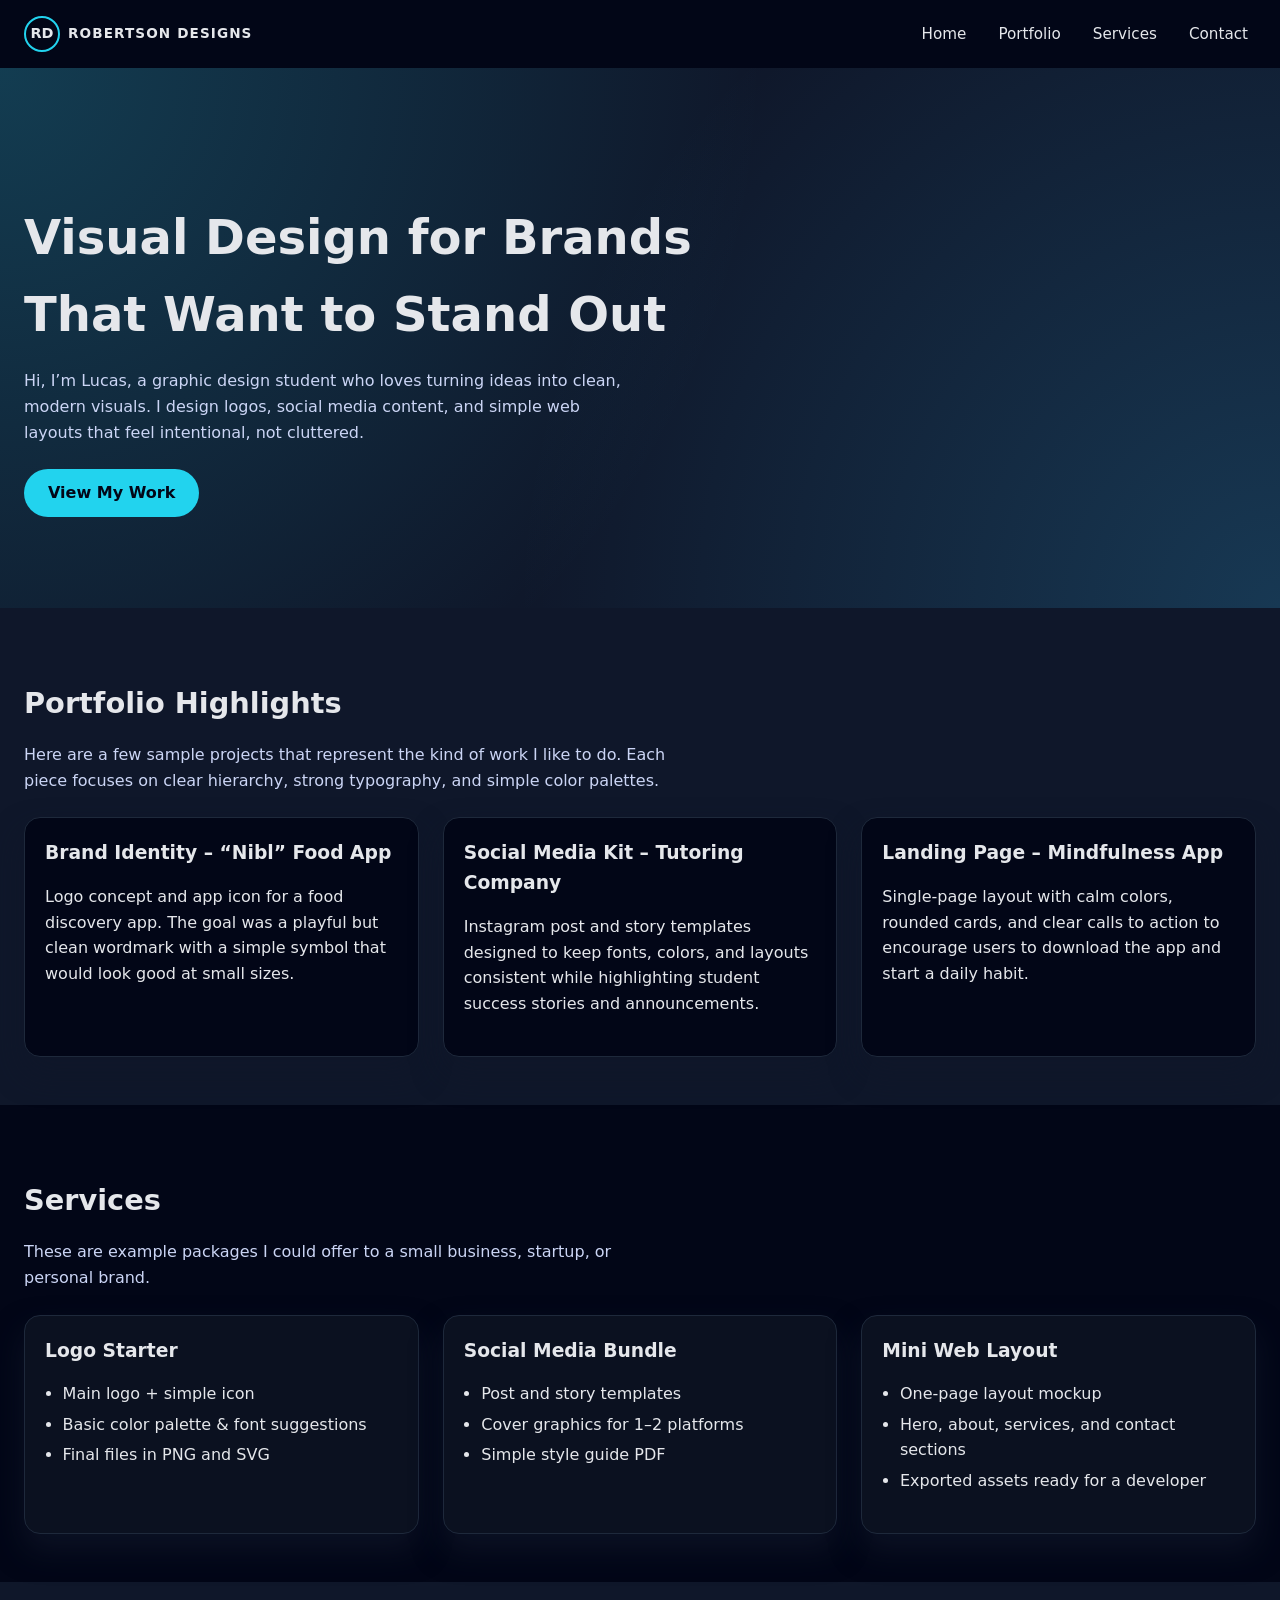
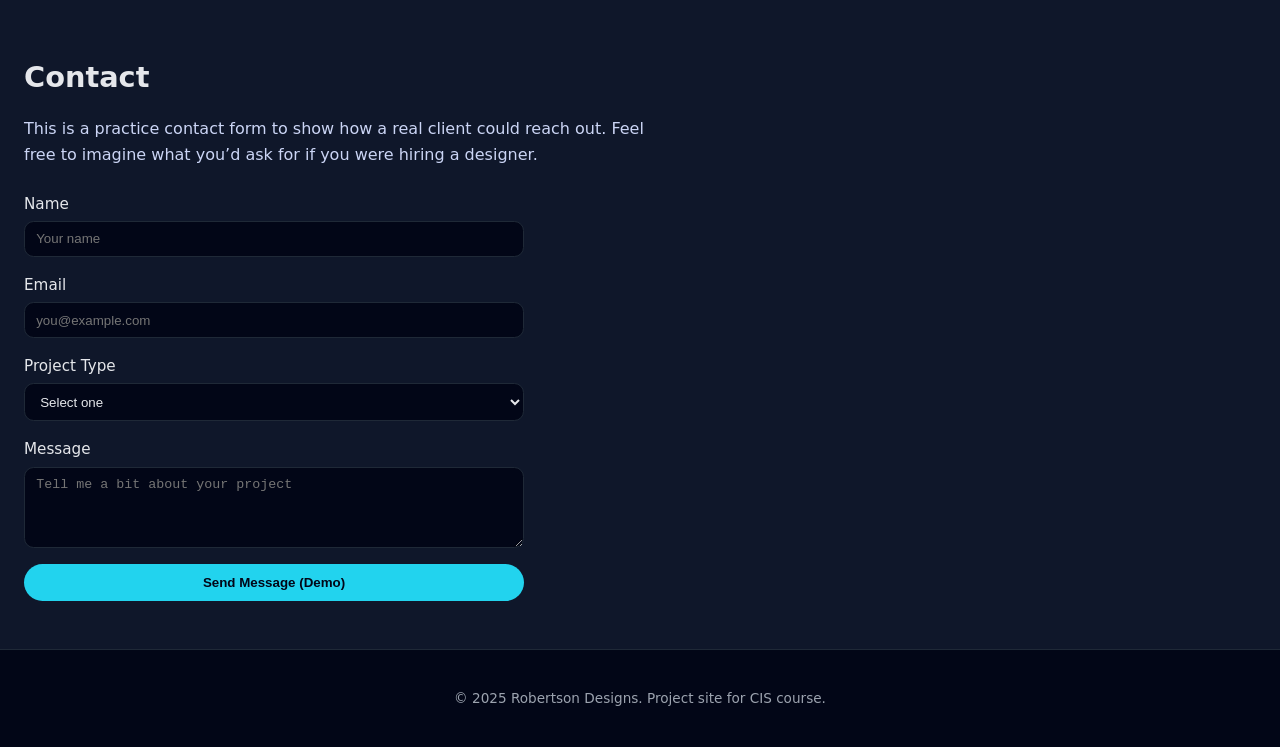
<file: index.html>
<!doctype html>
<html lang="en">
<head>
  <meta charset="utf-8" />
  <title>Robertson Designs – Portfolio</title>
  <meta name="viewport" content="width=device-width, initial-scale=1.0" />
  <meta name="description" content="Portfolio site for Robertson Designs – student graphic designer specializing in branding, social media, and web graphics." />
  <style>
    *,
    *::before,
    *::after {
      box-sizing: border-box;
    }

    body {
      margin: 0;
      font-family: system-ui, -apple-system, BlinkMacSystemFont, "Segoe UI", sans-serif;
      line-height: 1.6;
      background: #0f172a;
      color: #e5e7eb;
    }

    a {
      color: inherit;
      text-decoration: none;
    }

    .site-header {
      display: flex;
      justify-content: space-between;
      align-items: center;
      padding: 1rem 1.5rem;
      background: #020617;
      position: sticky;
      top: 0;
      z-index: 10;
    }

    .logo {
      display: flex;
      align-items: center;
      gap: 0.5rem;
    }

    .logo-mark {
      display: inline-flex;
      align-items: center;
      justify-content: center;
      width: 2.25rem;
      height: 2.25rem;
      border-radius: 999px;
      border: 2px solid #22d3ee;
      font-weight: 700;
      font-size: 0.9rem;
    }

    .logo-text {
      font-weight: 600;
      letter-spacing: 0.08em;
      text-transform: uppercase;
      font-size: 0.85rem;
      color: #e5e7eb;
    }

    .main-nav {
      display: flex;
      gap: 1rem;
      font-size: 0.95rem;
    }

    .main-nav a {
      padding: 0.35rem 0.5rem;
      border-radius: 999px;
      transition: background 0.2s, color 0.2s;
    }

    .main-nav a:hover {
      background: #22d3ee;
      color: #020617;
    }

    .hero {
      min-height: 60vh;
      display: flex;
      align-items: center;
      padding: 3rem 1.5rem;
      background: radial-gradient(circle at top left, #22d3ee33, transparent 55%),
                  radial-gradient(circle at bottom right, #38bdf833, transparent 55%);
    }

    .hero-text {
      max-width: 700px;
    }

    .hero h1 {
      font-size: clamp(2rem, 3vw + 1rem, 3rem);
      margin-bottom: 1rem;
    }

    .hero p {
      max-width: 600px;
      color: #cbd5f5;
      margin-bottom: 1.5rem;
    }

    .btn {
      display: inline-block;
      padding: 0.7rem 1.5rem;
      border-radius: 999px;
      border: none;
      background: #22d3ee;
      color: #020617;
      font-weight: 600;
      cursor: pointer;
      transition: transform 0.1s ease, box-shadow 0.1s ease, background 0.2s;
    }

    .btn:hover {
      background: #06b6d4;
      transform: translateY(-1px);
      box-shadow: 0 8px 20px rgba(15, 23, 42, 0.8);
    }

    .section {
      padding: 3rem 1.5rem;
    }

    .section-alt {
      background: #020617;
    }

    .section h2 {
      font-size: 1.8rem;
      margin-bottom: 0.5rem;
    }

    .section-intro {
      max-width: 650px;
      color: #cbd5f5;
      margin-bottom: 1.5rem;
    }

    .card-grid {
      display: grid;
      grid-template-columns: repeat(auto-fit, minmax(240px, 1fr));
      gap: 1.5rem;
    }

    .card {
      background: #020617;
      border-radius: 1rem;
      padding: 1.25rem 1.25rem 1.5rem;
      border: 1px solid #1e293b;
      box-shadow: 0 16px 30px rgba(15, 23, 42, 0.7);
    }

    .section-alt .card {
      background: #0b1120;
    }

    .card h3 {
      margin-top: 0;
      margin-bottom: 0.5rem;
    }

    .card p {
      color: #e5e7eb;
    }

    .card ul {
      padding-left: 1.1rem;
    }

    .card li {
      margin-bottom: 0.3rem;
    }

    .contact-form {
      max-width: 500px;
      display: grid;
      gap: 1rem;
    }

    .contact-form label {
      display: grid;
      gap: 0.3rem;
      font-size: 0.95rem;
    }

    .contact-form input,
    .contact-form select,
    .contact-form textarea {
      padding: 0.6rem 0.7rem;
      border-radius: 0.6rem;
      border: 1px solid #1f2937;
      background: #020617;
      color: #e5e7eb;
    }

    .contact-form input:focus,
    .contact-form select:focus,
    .contact-form textarea:focus {
      outline: 1px solid #22d3ee;
      border-color: #22d3ee;
    }

    .site-footer {
      padding: 1.5rem;
      text-align: center;
      font-size: 0.85rem;
      color: #9ca3af;
      border-top: 1px solid #1f2937;
      background: #020617;
    }

    @media (max-width: 640px) {
      .site-header {
        flex-direction: column;
        align-items: flex-start;
        gap: 0.75rem;
      }

      .main-nav {
        flex-wrap: wrap;
      }

      .hero {
        padding-top: 4rem;
      }
    }
  </style>
</head>
<body>
  <header class="site-header">
    <div class="logo">
      <span class="logo-mark">RD</span>
      <span class="logo-text">Robertson Designs</span>
    </div>
    <nav class="main-nav">
      <a href="#home">Home</a>
      <a href="#portfolio">Portfolio</a>
      <a href="#services">Services</a>
      <a href="#contact">Contact</a>
    </nav>
  </header>

  <main>
    <section id="home" class="hero">
      <div class="hero-text">
        <h1>Visual Design for Brands That Want to Stand Out</h1>
        <p>
          Hi, I’m Lucas, a graphic design student who loves turning ideas into clean,
          modern visuals. I design logos, social media content, and simple web layouts
          that feel intentional, not cluttered.
        </p>
        <a href="#portfolio" class="btn">View My Work</a>
      </div>
    </section>

    <section id="portfolio" class="section">
      <h2>Portfolio Highlights</h2>
      <p class="section-intro">
        Here are a few sample projects that represent the kind of work I like to do.
        Each piece focuses on clear hierarchy, strong typography, and simple color palettes.
      </p>

      <div class="card-grid">
        <article class="card">
          <h3>Brand Identity – “Nibl” Food App</h3>
          <p>
            Logo concept and app icon for a food discovery app. The goal was a playful but
            clean wordmark with a simple symbol that would look good at small sizes.
          </p>
        </article>

        <article class="card">
          <h3>Social Media Kit – Tutoring Company</h3>
          <p>
            Instagram post and story templates designed to keep fonts, colors, and layouts
            consistent while highlighting student success stories and announcements.
          </p>
        </article>

        <article class="card">
          <h3>Landing Page – Mindfulness App</h3>
          <p>
            Single-page layout with calm colors, rounded cards, and clear calls to action
            to encourage users to download the app and start a daily habit.
          </p>
        </article>
      </div>
    </section>

    <section id="services" class="section section-alt">
      <h2>Services</h2>
      <p class="section-intro">
        These are example packages I could offer to a small business, startup, or personal brand.
      </p>

      <div class="card-grid">
        <article class="card">
          <h3>Logo Starter</h3>
          <ul>
            <li>Main logo + simple icon</li>
            <li>Basic color palette & font suggestions</li>
            <li>Final files in PNG and SVG</li>
          </ul>
        </article>

        <article class="card">
          <h3>Social Media Bundle</h3>
          <ul>
            <li>Post and story templates</li>
            <li>Cover graphics for 1–2 platforms</li>
            <li>Simple style guide PDF</li>
          </ul>
        </article>

        <article class="card">
          <h3>Mini Web Layout</h3>
          <ul>
            <li>One-page layout mockup</li>
            <li>Hero, about, services, and contact sections</li>
            <li>Exported assets ready for a developer</li>
          </ul>
        </article>
      </div>
    </section>

    <section id="contact" class="section">
      <h2>Contact</h2>
      <p class="section-intro">
        This is a practice contact form to show how a real client could reach out. Feel free
        to imagine what you’d ask for if you were hiring a designer.
      </p>

      <form class="contact-form">
        <label>
          Name
          <input type="text" name="name" placeholder="Your name" required>
        </label>

        <label>
          Email
          <input type="email" name="email" placeholder="you@example.com" required>
        </label>

        <label>
          Project Type
          <select name="project">
            <option value="">Select one</option>
            <option value="logo">Logo / Branding</option>
            <option value="social">Social Media Graphics</option>
            <option value="web">Web Layout / UI</option>
            <option value="other">Something Else</option>
          </select>
        </label>

        <label>
          Message
          <textarea name="message" rows="4" placeholder="Tell me a bit about your project"></textarea>
        </label>

        <button type="submit" class="btn">Send Message (Demo)</button>
      </form>
    </section>
  </main>

  <footer class="site-footer">
    <p>&copy; 2025 Robertson Designs. Project site for CIS course.</p>
  </footer>
</body>
</html>
</file>
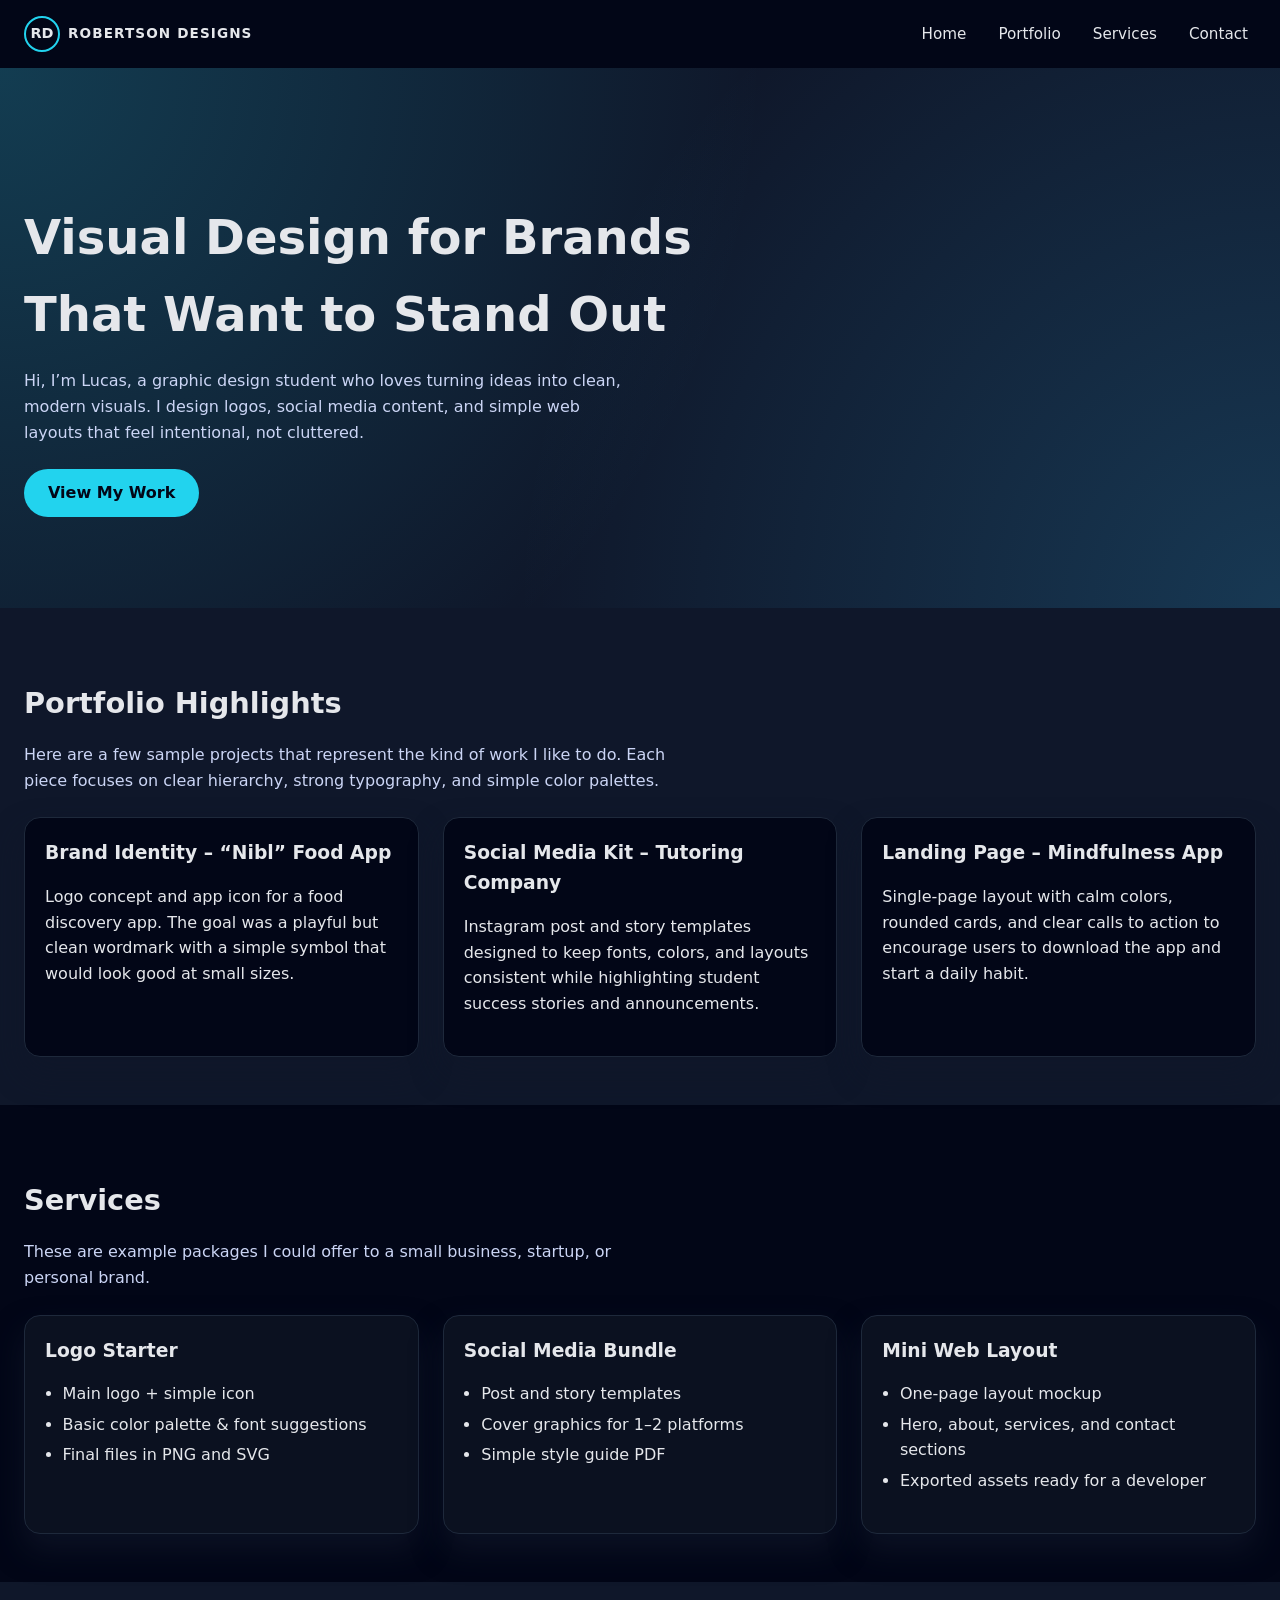
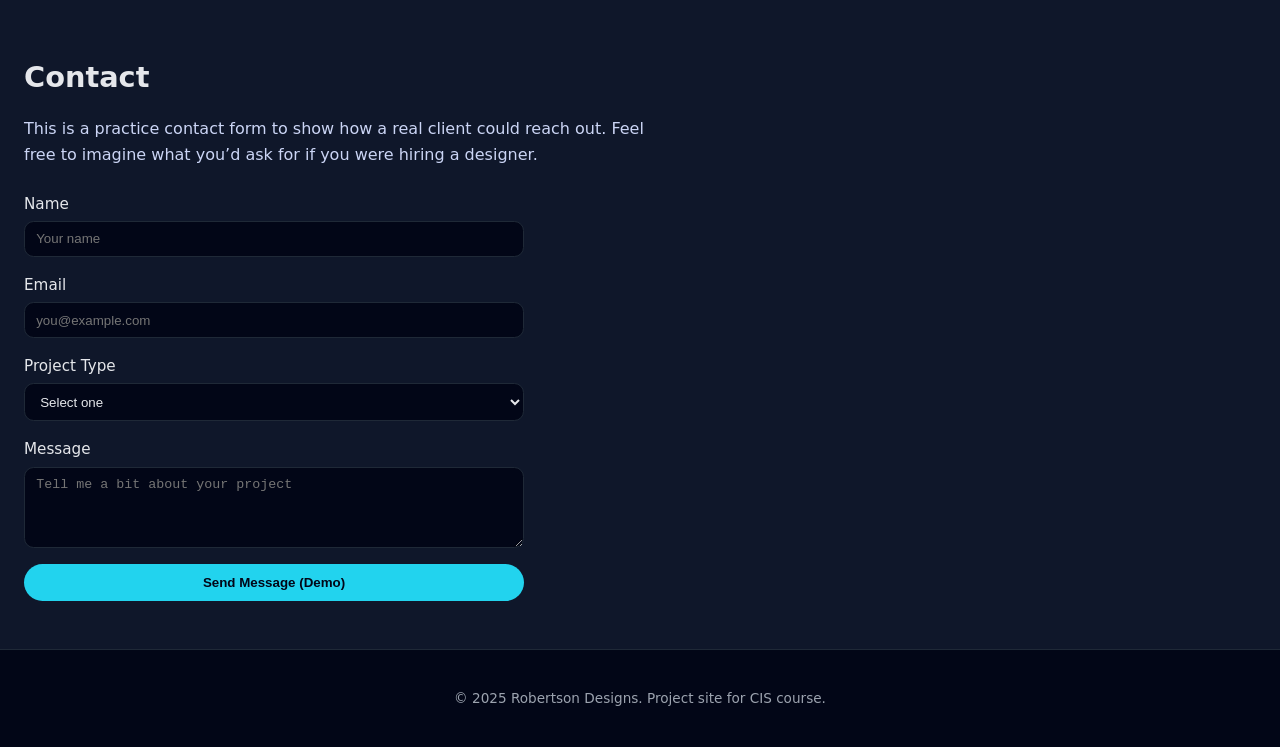
<file: Disscussion Folder/indexhtml.html>
<!doctype html>
<html lang="en">
<head>
  <meta charset="utf-8" />
  <title>Robertson Designs – Portfolio</title>
  <meta name="viewport" content="width=device-width, initial-scale=1.0" />
  <meta name="description" content="Portfolio site for Robertson Designs – student graphic designer specializing in branding, social media, and web graphics." />
  <link rel="stylesheet" href="styles.css" />
</head>
<body>
  <header class="site-header">
    <div class="logo">
      <span class="logo-mark">RD</span>
      <span class="logo-text">Robertson Designs</span>
    </div>
    <nav class="main-nav">
      <a href="#home">Home</a>
      <a href="#portfolio">Portfolio</a>
      <a href="#services">Services</a>
      <a href="#contact">Contact</a>
    </nav>
  </header>

  <main>
    <section id="home" class="hero">
      <div class="hero-text">
        <h1>Visual Design for Brands That Want to Stand Out</h1>
        <p>
          Hi, I’m Lucas, a graphic design student who loves turning ideas into clean,
          modern visuals. I design logos, social media content, and simple web layouts
          that feel intentional, not cluttered.
        </p>
        <a href="#portfolio" class="btn">View My Work</a>
      </div>
    </section>

    <section id="portfolio" class="section">
      <h2>Portfolio Highlights</h2>
      <p class="section-intro">
        Here are a few sample projects that represent the kind of work I like to do.
        Each piece focuses on clear hierarchy, strong typography, and simple color palettes.
      </p>

      <div class="card-grid">
        <article class="card">
          <h3>Brand Identity – “Nibl” Food App</h3>
          <p>
            Logo concept and app icon for a food discovery app. The goal was a playful but
            clean wordmark with a simple symbol that would look good at small sizes.
          </p>
        </article>

        <article class="card">
          <h3>Social Media Kit – Tutoring Company</h3>
          <p>
            Instagram post and story templates designed to keep fonts, colors, and layouts
            consistent while highlighting student success stories and announcements.
          </p>
        </article>

        <article class="card">
          <h3>Landing Page – Mindfulness App</h3>
          <p>
            Single-page layout with calm colors, rounded cards, and clear calls to action
            to encourage users to download the app and start a daily habit.
          </p>
        </article>
      </div>
    </section>

    <section id="services" class="section section-alt">
      <h2>Services</h2>
      <p class="section-intro">
        These are example packages I could offer to a small business, startup, or personal brand.
      </p>

      <div class="card-grid">
        <article class="card">
          <h3>Logo Starter</h3>
          <ul>
            <li>Main logo + simple icon</li>
            <li>Basic color palette & font suggestions</li>
            <li>Final files in PNG and SVG</li>
          </ul>
        </article>

        <article class="card">
          <h3>Social Media Bundle</h3>
          <ul>
            <li>Post and story templates</li>
            <li>Cover graphics for 1–2 platforms</li>
            <li>Simple style guide PDF</li>
          </ul>
        </article>

        <article class="card">
          <h3>Mini Web Layout</h3>
          <ul>
            <li>One-page layout mockup</li>
            <li>Hero, about, services, and contact sections</li>
            <li>Exported assets ready for a developer</li>
          </ul>
        </article>
      </div>
    </section>

    <section id="contact" class="section">
      <h2>Contact</h2>
      <p class="section-intro">
        This is a practice contact form to show how a real client could reach out. Feel free
        to imagine what you’d ask for if you were hiring a designer.
      </p>

      <form class="contact-form">
        <label>
          Name
          <input type="text" name="name" placeholder="Your name" required>
        </label>

        <label>
          Email
          <input type="email" name="email" placeholder="you@example.com" required>
        </label>

        <label>
          Project Type
          <select name="project">
            <option value="">Select one</option>
            <option value="logo">Logo / Branding</option>
            <option value="social">Social Media Graphics</option>
            <option value="web">Web Layout / UI</option>
            <option value="other">Something Else</option>
          </select>
        </label>

        <label>
          Message
          <textarea name="message" rows="4" placeholder="Tell me a bit about your project"></textarea>
        </label>

        <button type="submit" class="btn">Send Message (Demo)</button>
      </form>
    </section>
  </main>

  <footer class="site-footer">
    <p>&copy; 2025 Robertson Designs. Project site for CIS course.</p>
  </footer>
</body>
</html>
</file>
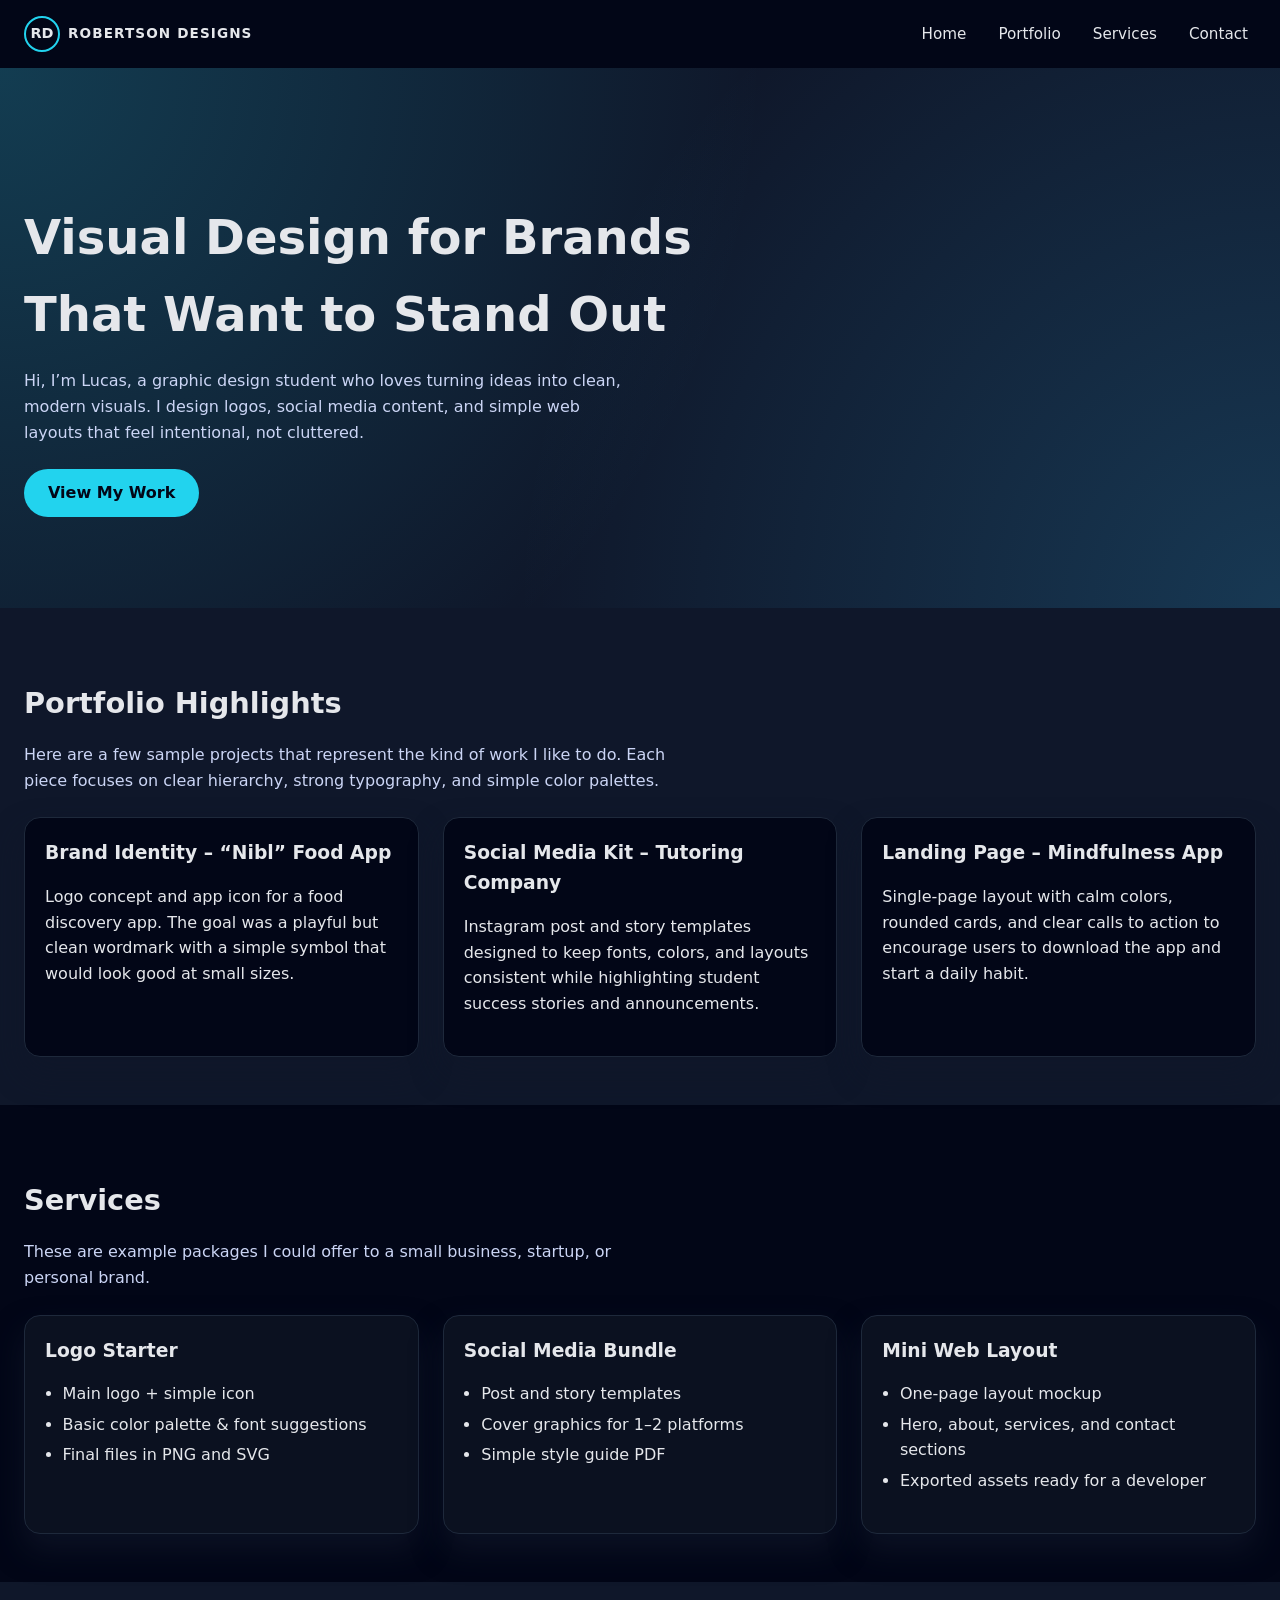
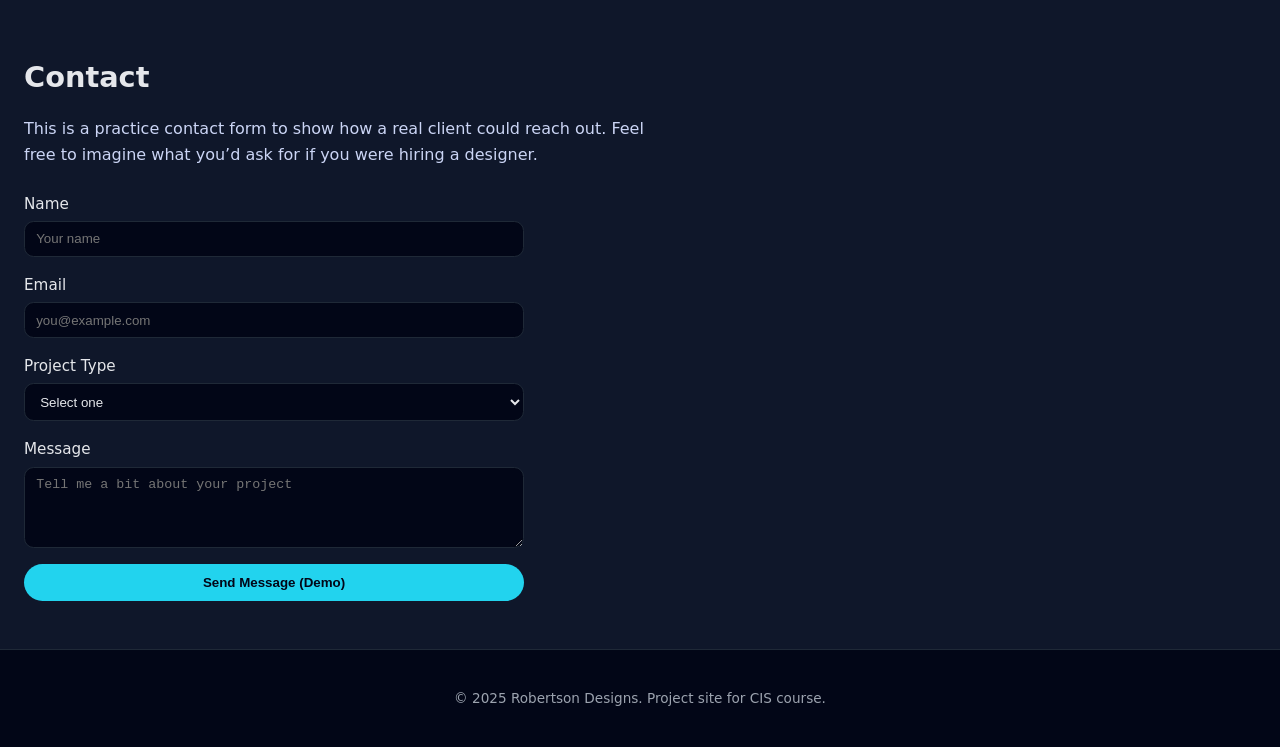
<file: Disscussion Folder/indexhtmlDis.html>
<!doctype html>
<html lang="en">
<head>
  <meta charset="utf-8" />
  <title>Robertson Designs – Portfolio</title>
  <meta name="viewport" content="width=device-width, initial-scale=1.0" />
  <meta name="description" content="Portfolio site for Robertson Designs – student graphic designer specializing in branding, social media, and web graphics." />
  <link rel="stylesheet" href="styles.css" />
</head>
<body>
  <header class="site-header">
    <div class="logo">
      <span class="logo-mark">RD</span>
      <span class="logo-text">Robertson Designs</span>
    </div>
    <nav class="main-nav">
      <a href="#home">Home</a>
      <a href="#portfolio">Portfolio</a>
      <a href="#services">Services</a>
      <a href="#contact">Contact</a>
    </nav>
  </header>

  <main>
    <section id="home" class="hero">
      <div class="hero-text">
        <h1>Visual Design for Brands That Want to Stand Out</h1>
        <p>
          Hi, I’m Lucas, a graphic design student who loves turning ideas into clean,
          modern visuals. I design logos, social media content, and simple web layouts
          that feel intentional, not cluttered.
        </p>
        <a href="#portfolio" class="btn">View My Work</a>
      </div>
    </section>

    <section id="portfolio" class="section">
      <h2>Portfolio Highlights</h2>
      <p class="section-intro">
        Here are a few sample projects that represent the kind of work I like to do.
        Each piece focuses on clear hierarchy, strong typography, and simple color palettes.
      </p>

      <div class="card-grid">
        <article class="card">
          <h3>Brand Identity – “Nibl” Food App</h3>
          <p>
            Logo concept and app icon for a food discovery app. The goal was a playful but
            clean wordmark with a simple symbol that would look good at small sizes.
          </p>
        </article>

        <article class="card">
          <h3>Social Media Kit – Tutoring Company</h3>
          <p>
            Instagram post and story templates designed to keep fonts, colors, and layouts
            consistent while highlighting student success stories and announcements.
          </p>
        </article>

        <article class="card">
          <h3>Landing Page – Mindfulness App</h3>
          <p>
            Single-page layout with calm colors, rounded cards, and clear calls to action
            to encourage users to download the app and start a daily habit.
          </p>
        </article>
      </div>
    </section>

    <section id="services" class="section section-alt">
      <h2>Services</h2>
      <p class="section-intro">
        These are example packages I could offer to a small business, startup, or personal brand.
      </p>

      <div class="card-grid">
        <article class="card">
          <h3>Logo Starter</h3>
          <ul>
            <li>Main logo + simple icon</li>
            <li>Basic color palette & font suggestions</li>
            <li>Final files in PNG and SVG</li>
          </ul>
        </article>

        <article class="card">
          <h3>Social Media Bundle</h3>
          <ul>
            <li>Post and story templates</li>
            <li>Cover graphics for 1–2 platforms</li>
            <li>Simple style guide PDF</li>
          </ul>
        </article>

        <article class="card">
          <h3>Mini Web Layout</h3>
          <ul>
            <li>One-page layout mockup</li>
            <li>Hero, about, services, and contact sections</li>
            <li>Exported assets ready for a developer</li>
          </ul>
        </article>
      </div>
    </section>

    <section id="contact" class="section">
      <h2>Contact</h2>
      <p class="section-intro">
        This is a practice contact form to show how a real client could reach out. Feel free
        to imagine what you’d ask for if you were hiring a designer.
      </p>

      <form class="contact-form">
        <label>
          Name
          <input type="text" name="name" placeholder="Your name" required>
        </label>

        <label>
          Email
          <input type="email" name="email" placeholder="you@example.com" required>
        </label>

        <label>
          Project Type
          <select name="project">
            <option value="">Select one</option>
            <option value="logo">Logo / Branding</option>
            <option value="social">Social Media Graphics</option>
            <option value="web">Web Layout / UI</option>
            <option value="other">Something Else</option>
          </select>
        </label>

        <label>
          Message
          <textarea name="message" rows="4" placeholder="Tell me a bit about your project"></textarea>
        </label>

        <button type="submit" class="btn">Send Message (Demo)</button>
      </form>
    </section>
  </main>

  <footer class="site-footer">
    <p>&copy; 2025 Robertson Designs. Project site for CIS course.</p>
  </footer>
</body>
</html>
</file>
<file: Disscussion Folder/styles.css>
*,
*::before,
*::after {
  box-sizing: border-box;
}

body {
  margin: 0;
  font-family: system-ui, -apple-system, BlinkMacSystemFont, "Segoe UI", sans-serif;
  line-height: 1.6;
  background: #0f172a;
  color: #e5e7eb;
}

a {
  color: inherit;
  text-decoration: none;
}

.site-header {
  display: flex;
  justify-content: space-between;
  align-items: center;
  padding: 1rem 1.5rem;
  background: #020617;
  position: sticky;
  top: 0;
  z-index: 10;
}

.logo {
  display: flex;
  align-items: center;
  gap: 0.5rem;
}

.logo-mark {
  display: inline-flex;
  align-items: center;
  justify-content: center;
  width: 2.25rem;
  height: 2.25rem;
  border-radius: 999px;
  border: 2px solid #22d3ee;
  font-weight: 700;
  font-size: 0.9rem;
}

.logo-text {
  font-weight: 600;
  letter-spacing: 0.08em;
  text-transform: uppercase;
  font-size: 0.85rem;
  color: #e5e7eb;
}

.main-nav {
  display: flex;
  gap: 1rem;
  font-size: 0.95rem;
}

.main-nav a {
  padding: 0.35rem 0.5rem;
  border-radius: 999px;
  transition: background 0.2s, color 0.2s;
}

.main-nav a:hover {
  background: #22d3ee;
  color: #020617;
}

.hero {
  min-height: 60vh;
  display: flex;
  align-items: center;
  padding: 3rem 1.5rem;
  background: radial-gradient(circle at top left, #22d3ee33, transparent 55%),
              radial-gradient(circle at bottom right, #38bdf833, transparent 55%);
}

.hero-text {
  max-width: 700px;
}

.hero h1 {
  font-size: clamp(2rem, 3vw + 1rem, 3rem);
  margin-bottom: 1rem;
}

.hero p {
  max-width: 600px;
  color: #cbd5f5;
  margin-bottom: 1.5rem;
}

.btn {
  display: inline-block;
  padding: 0.7rem 1.5rem;
  border-radius: 999px;
  border: none;
  background: #22d3ee;
  color: #020617;
  font-weight: 600;
  cursor: pointer;
  transition: transform 0.1s ease, box-shadow 0.1s ease, background 0.2s;
}

.btn:hover {
  background: #06b6d4;
  transform: translateY(-1px);
  box-shadow: 0 8px 20px rgba(15, 23, 42, 0.8);
}

.section {
  padding: 3rem 1.5rem;
}

.section-alt {
  background: #020617;
}

.section h2 {
  font-size: 1.8rem;
  margin-bottom: 0.5rem;
}

.section-intro {
  max-width: 650px;
  color: #cbd5f5;
  margin-bottom: 1.5rem;
}

.card-grid {
  display: grid;
  grid-template-columns: repeat(auto-fit, minmax(240px, 1fr));
  gap: 1.5rem;
}

.card {
  background: #020617;
  border-radius: 1rem;
  padding: 1.25rem 1.25rem 1.5rem;
  border: 1px solid #1e293b;
  box-shadow: 0 16px 30px rgba(15, 23, 42, 0.7);
}

.section-alt .card {
  background: #0b1120;
}

.card h3 {
  margin-top: 0;
  margin-bottom: 0.5rem;
}

.card p {
  color: #e5e7eb;
}

.card ul {
  padding-left: 1.1rem;
}

.card li {
  margin-bottom: 0.3rem;
}

.contact-form {
  max-width: 500px;
  display: grid;
  gap: 1rem;
}

.contact-form label {
  display: grid;
  gap: 0.3rem;
  font-size: 0.95rem;
}

.contact-form input,
.contact-form select,
.contact-form textarea {
  padding: 0.6rem 0.7rem;
  border-radius: 0.6rem;
  border: 1px solid #1f2937;
  background: #020617;
  color: #e5e7eb;
}

.contact-form input:focus,
.contact-form select:focus,
.contact-form textarea:focus {
  outline: 1px solid #22d3ee;
  border-color: #22d3ee;
}

.site-footer {
  padding: 1.5rem;
  text-align: center;
  font-size: 0.85rem;
  color: #9ca3af;
  border-top: 1px solid #1f2937;
  background: #020617;
}

@media (max-width: 640px) {
  .site-header {
    flex-direction: column;
    align-items: flex-start;
    gap: 0.75rem;
  }

  .main-nav {
    flex-wrap: wrap;
  }

  .hero {
    padding-top: 4rem;
  }
}
</file>
